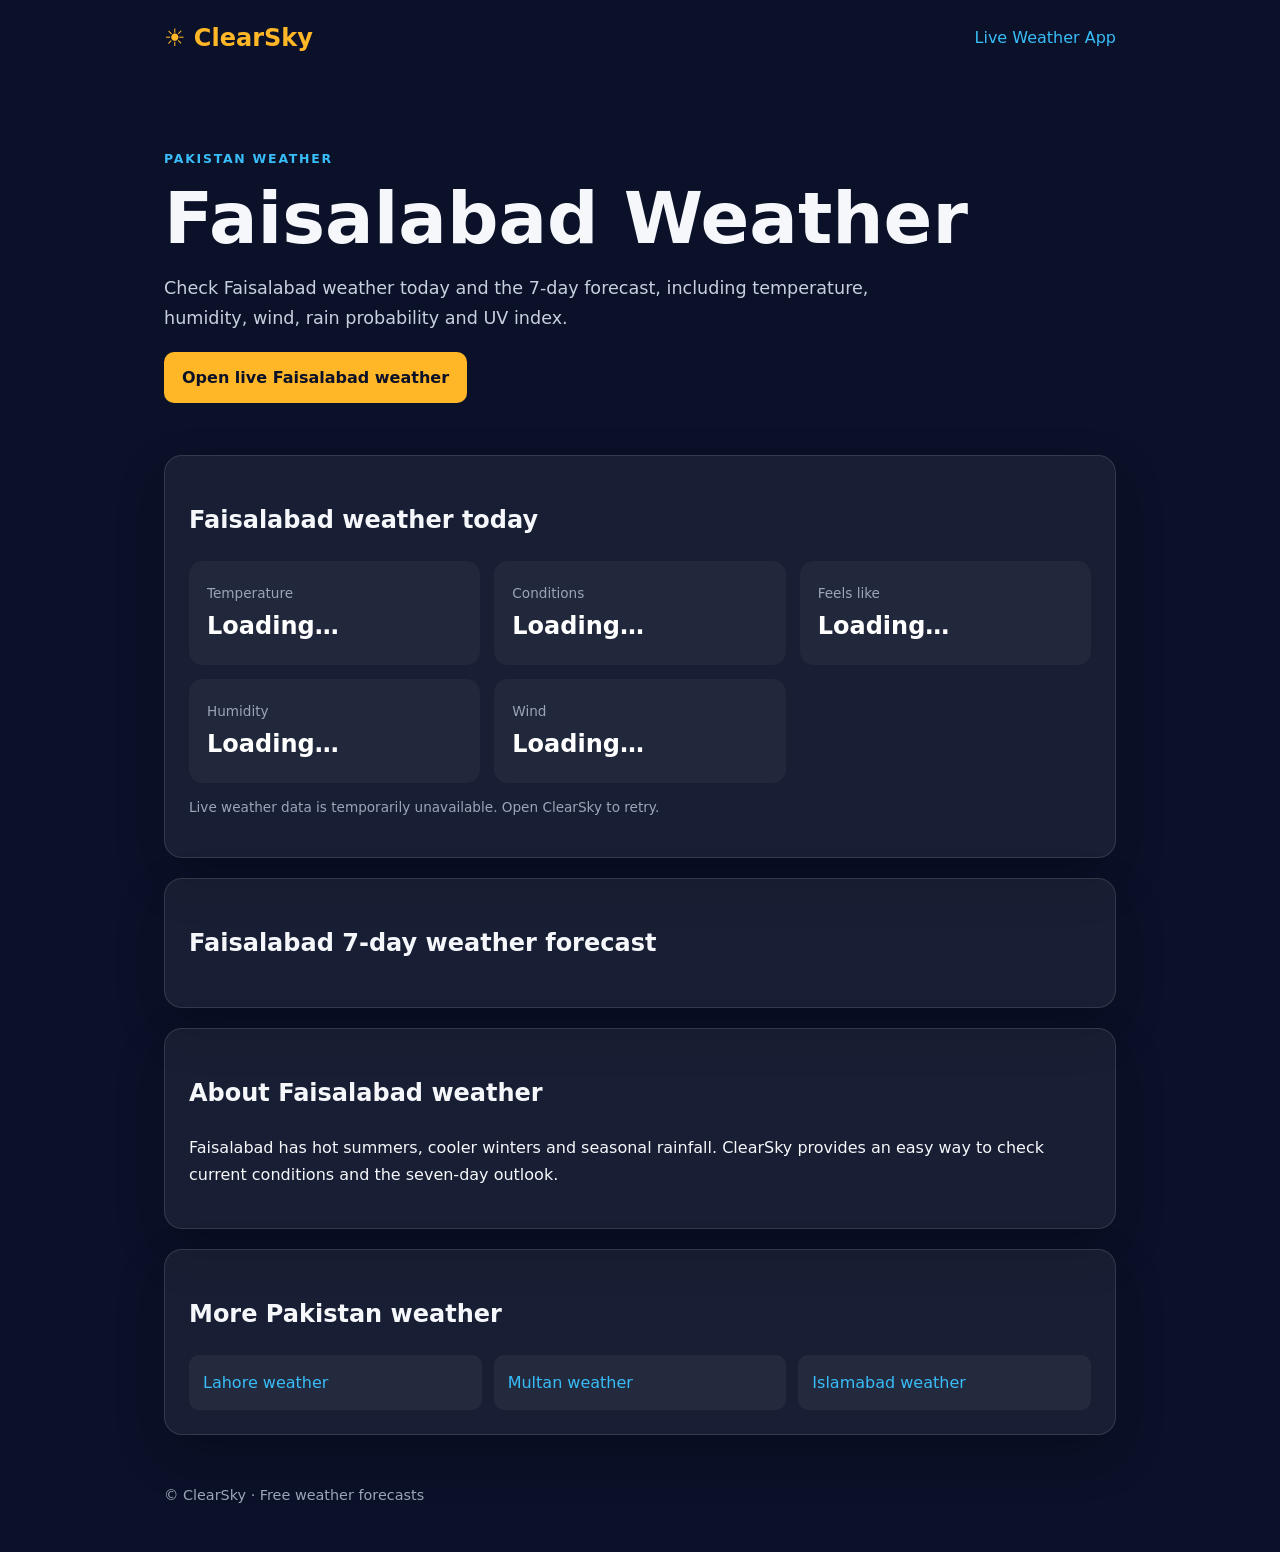
<file: weather/faisalabad/index.html>
<!doctype html><html lang="en"><head><meta charset="utf-8"><meta name="viewport" content="width=device-width,initial-scale=1"><title>Faisalabad Weather Today & 7-Day Forecast | ClearSky</title><meta name="description" content="Check Faisalabad weather today and the 7-day forecast with temperature, humidity, wind, rain chance and UV index. Live weather data from ClearSky."><link rel="canonical" href="https://clearsky-weather-sepia.vercel.app/weather/faisalabad/"><link rel="stylesheet" href="../../css/seo-city.css"></head><body data-city="Faisalabad" data-lat="31.4504" data-lon="73.1350"><div class="seo-wrap"><nav class="seo-nav"><a class="brand" href="/">☀ ClearSky</a><a class="nav-link" href="/">Live Weather App</a></nav><main><section class="hero"><div class="eyebrow">Pakistan Weather</div><h1>Faisalabad Weather</h1><p>Check Faisalabad weather today and the 7-day forecast, including temperature, humidity, wind, rain probability and UV index.</p><a class="cta" href="/?city=Faisalabad">Open live Faisalabad weather</a></section><section class="card"><h2>Faisalabad weather today</h2><div class="weather-grid"><div class="metric"><span class="label">Temperature</span><strong id="temperature">Loading…</strong></div><div class="metric"><span class="label">Conditions</span><strong id="condition">Loading…</strong></div><div class="metric"><span class="label">Feels like</span><strong id="feels">Loading…</strong></div><div class="metric"><span class="label">Humidity</span><strong id="humidity">Loading…</strong></div><div class="metric"><span class="label">Wind</span><strong id="wind">Loading…</strong></div></div><p id="updated" class="updated">Loading live weather data…</p></section><section class="card"><h2>Faisalabad 7-day weather forecast</h2><div id="forecast" class="weather-grid"></div></section><section class="card"><h2>About Faisalabad weather</h2><p>Faisalabad has hot summers, cooler winters and seasonal rainfall. ClearSky provides an easy way to check current conditions and the seven-day outlook.</p></section><section class="card"><h2>More Pakistan weather</h2><div class="city-grid"><a class="city-link" href="/weather/lahore/">Lahore weather</a><a class="city-link" href="/weather/multan/">Multan weather</a><a class="city-link" href="/weather/islamabad/">Islamabad weather</a></div></section></main><footer class="seo-footer">© ClearSky · Free weather forecasts</footer></div><script src="../../js/seo-city.js" defer></script></body></html>
</file>
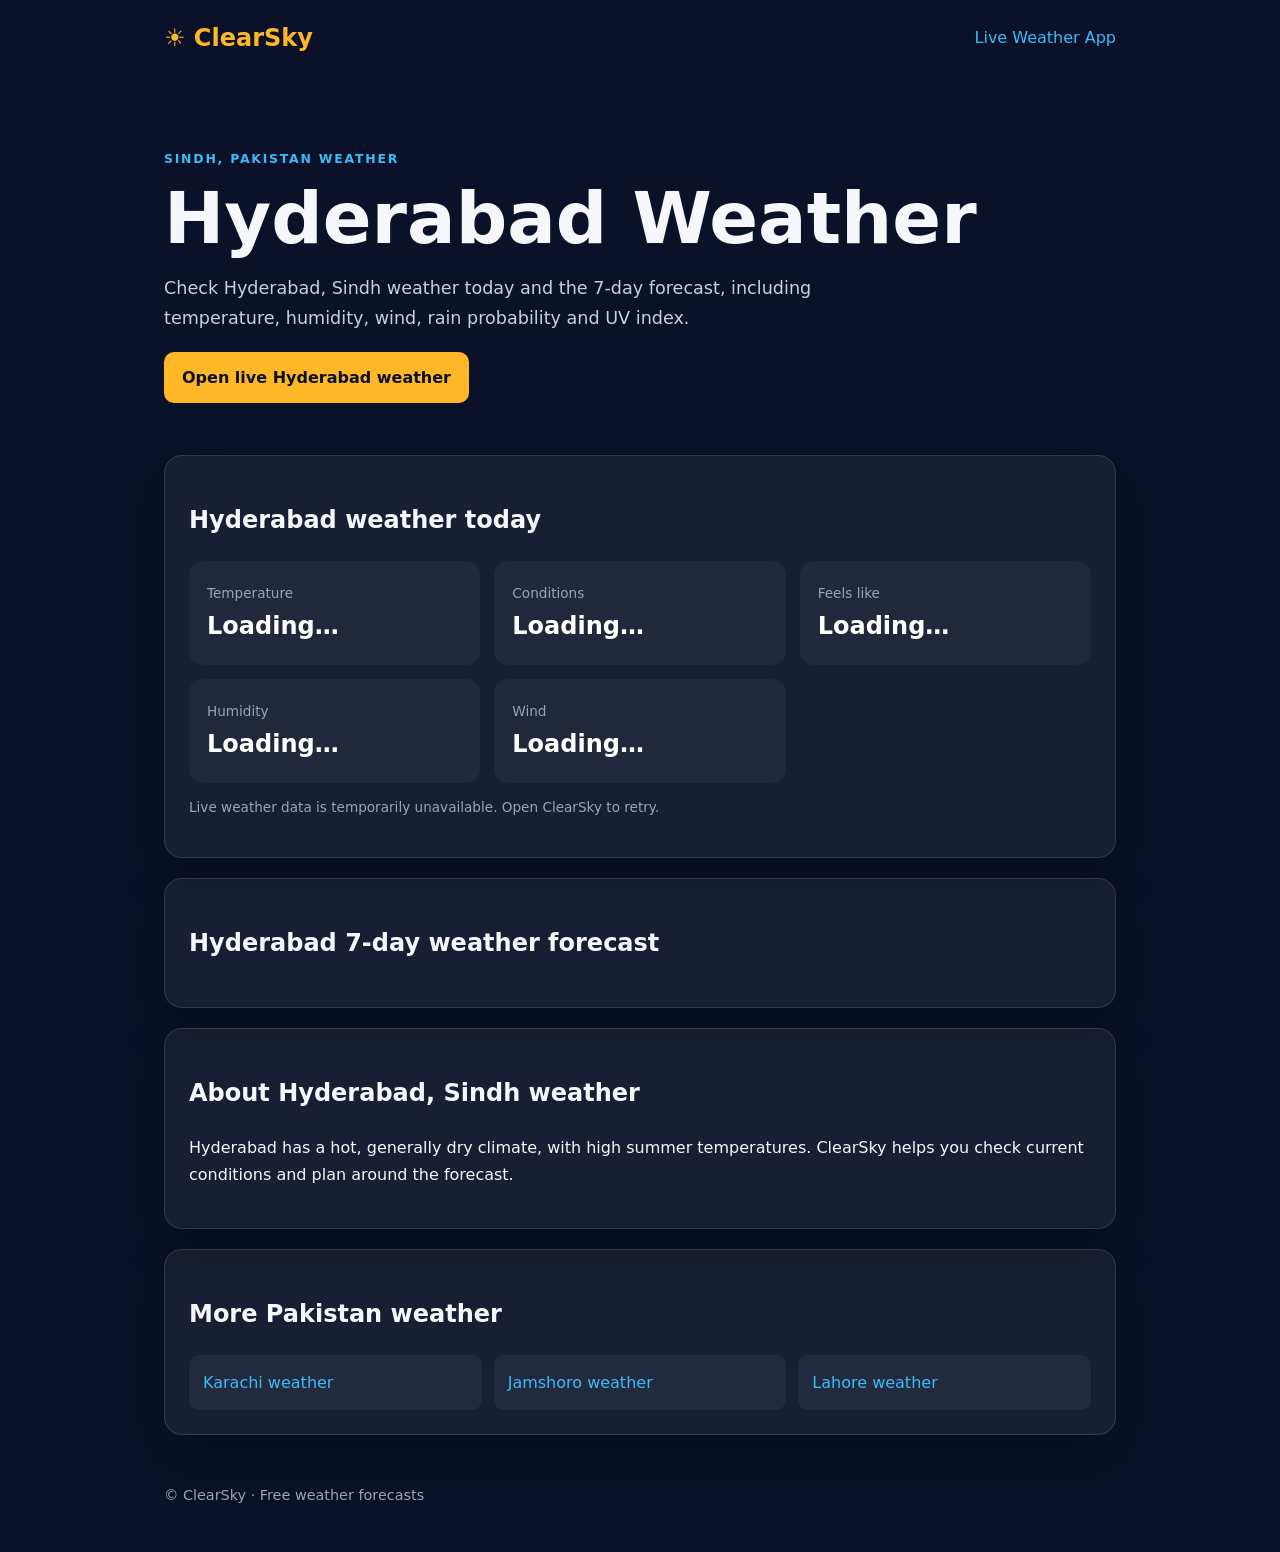
<file: weather/hyderabad/index.html>
<!doctype html><html lang="en"><head><meta charset="utf-8"><meta name="viewport" content="width=device-width,initial-scale=1"><title>Hyderabad Pakistan Weather Today & 7-Day Forecast | ClearSky</title><meta name="description" content="Check Hyderabad, Sindh weather today and the 7-day forecast with temperature, humidity, wind, rain chance and UV index. Live weather data from ClearSky."><link rel="canonical" href="https://clearsky-weather-sepia.vercel.app/weather/hyderabad/"><link rel="stylesheet" href="../../css/seo-city.css"></head><body data-city="Hyderabad" data-lat="25.3960" data-lon="68.3578"><div class="seo-wrap"><nav class="seo-nav"><a class="brand" href="/">☀ ClearSky</a><a class="nav-link" href="/">Live Weather App</a></nav><main><section class="hero"><div class="eyebrow">Sindh, Pakistan Weather</div><h1>Hyderabad Weather</h1><p>Check Hyderabad, Sindh weather today and the 7-day forecast, including temperature, humidity, wind, rain probability and UV index.</p><a class="cta" href="/?city=Hyderabad">Open live Hyderabad weather</a></section><section class="card"><h2>Hyderabad weather today</h2><div class="weather-grid"><div class="metric"><span class="label">Temperature</span><strong id="temperature">Loading…</strong></div><div class="metric"><span class="label">Conditions</span><strong id="condition">Loading…</strong></div><div class="metric"><span class="label">Feels like</span><strong id="feels">Loading…</strong></div><div class="metric"><span class="label">Humidity</span><strong id="humidity">Loading…</strong></div><div class="metric"><span class="label">Wind</span><strong id="wind">Loading…</strong></div></div><p id="updated" class="updated">Loading live weather data…</p></section><section class="card"><h2>Hyderabad 7-day weather forecast</h2><div id="forecast" class="weather-grid"></div></section><section class="card"><h2>About Hyderabad, Sindh weather</h2><p>Hyderabad has a hot, generally dry climate, with high summer temperatures. ClearSky helps you check current conditions and plan around the forecast.</p></section><section class="card"><h2>More Pakistan weather</h2><div class="city-grid"><a class="city-link" href="/weather/karachi/">Karachi weather</a><a class="city-link" href="/weather/jamshoro/">Jamshoro weather</a><a class="city-link" href="/weather/lahore/">Lahore weather</a></div></section></main><footer class="seo-footer">© ClearSky · Free weather forecasts</footer></div><script src="../../js/seo-city.js" defer></script></body></html>
</file>
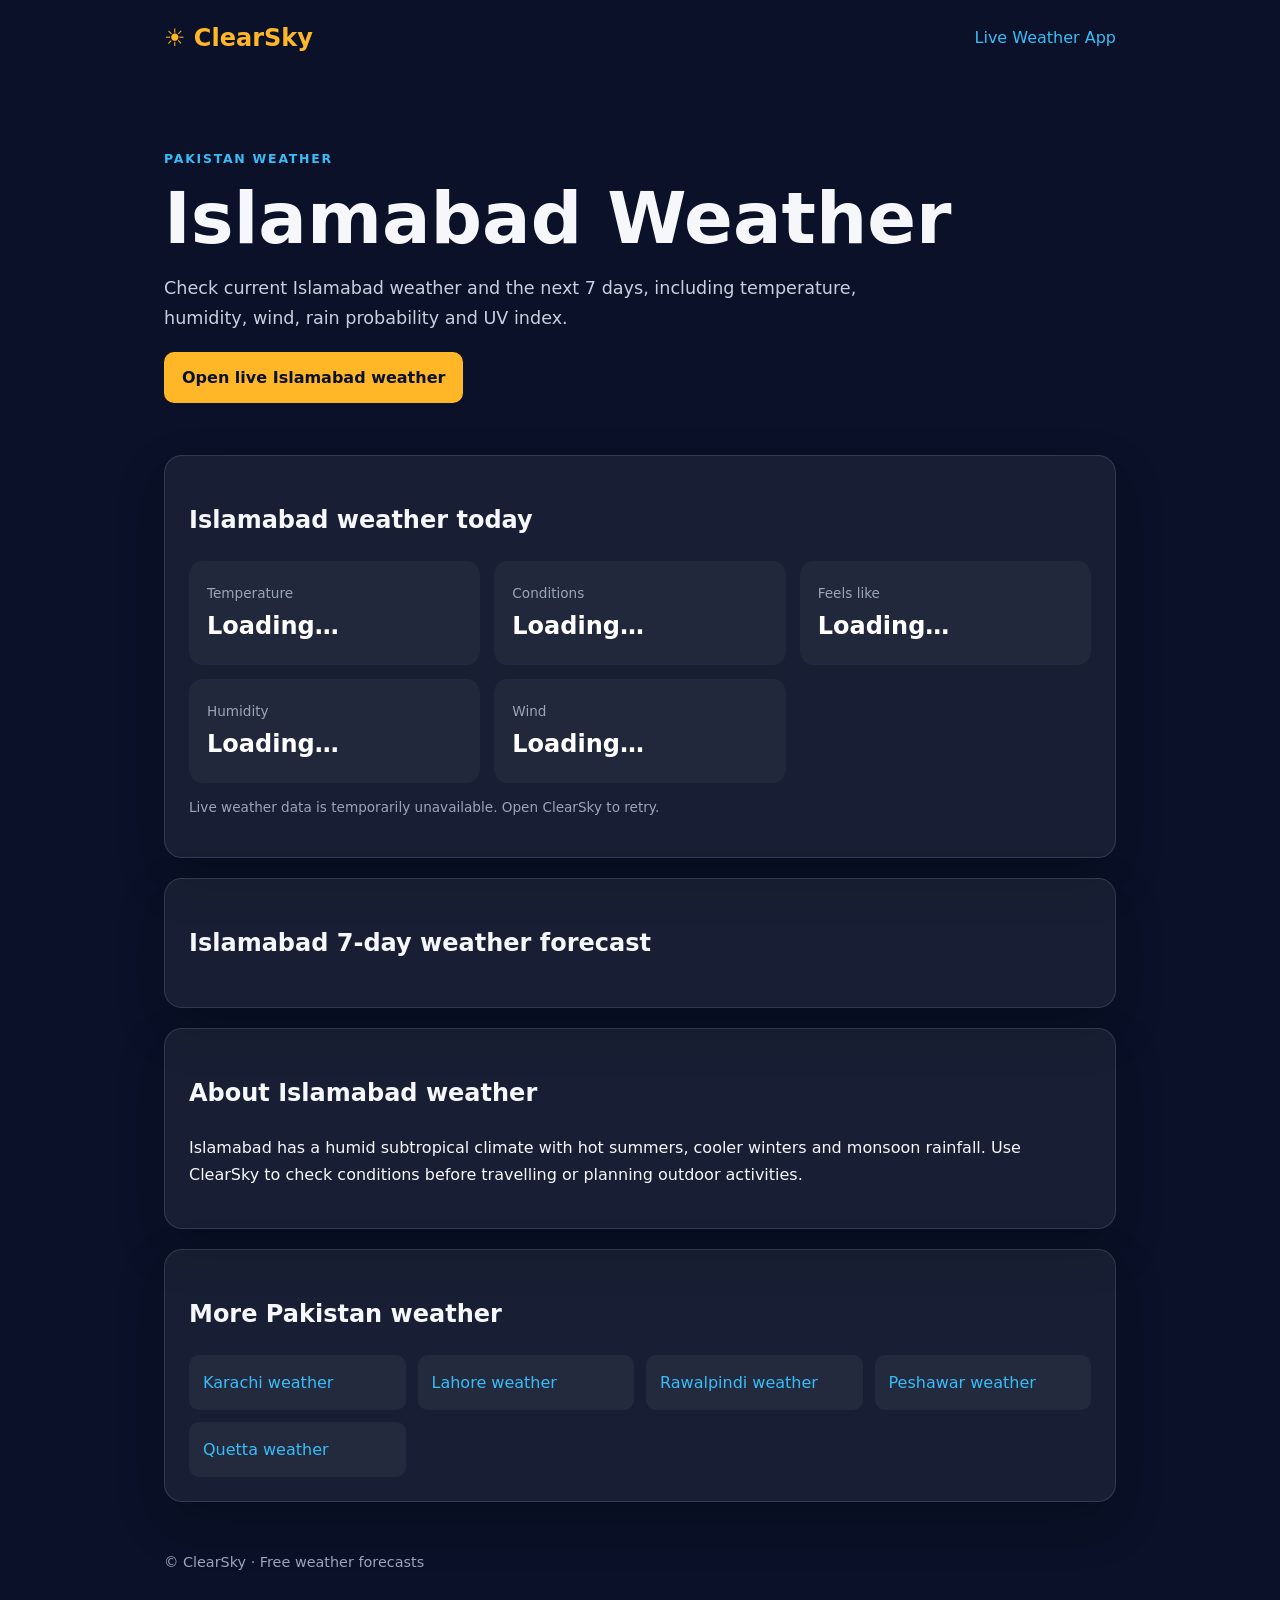
<file: weather/islamabad/index.html>
<!doctype html><html lang="en"><head><meta charset="utf-8"><meta name="viewport" content="width=device-width,initial-scale=1"><title>Islamabad Weather Today & 7-Day Forecast | ClearSky</title><meta name="description" content="Check Islamabad weather today and the 7-day forecast with temperature, humidity, wind, rain chance and UV index. Live weather data from ClearSky."><link rel="canonical" href="https://clearsky-weather-sepia.vercel.app/weather/islamabad/"><link rel="stylesheet" href="../../css/seo-city.css"><script type="application/ld+json">{"@context":"https://schema.org","@type":"WebPage","name":"Islamabad Weather Today & 7-Day Forecast","url":"https://clearsky-weather-sepia.vercel.app/weather/islamabad/","about":{"@type":"Place","name":"Islamabad, Pakistan"}}</script></head><body data-city="Islamabad" data-lat="33.6844" data-lon="73.0479"><div class="seo-wrap"><nav class="seo-nav"><a class="brand" href="/">☀ ClearSky</a><a class="nav-link" href="/">Live Weather App</a></nav><main><section class="hero"><div class="eyebrow">Pakistan Weather</div><h1>Islamabad Weather</h1><p>Check current Islamabad weather and the next 7 days, including temperature, humidity, wind, rain probability and UV index.</p><a class="cta" href="/?city=Islamabad">Open live Islamabad weather</a></section><section class="card"><h2>Islamabad weather today</h2><div class="weather-grid"><div class="metric"><span class="label">Temperature</span><strong id="temperature">Loading…</strong></div><div class="metric"><span class="label">Conditions</span><strong id="condition">Loading…</strong></div><div class="metric"><span class="label">Feels like</span><strong id="feels">Loading…</strong></div><div class="metric"><span class="label">Humidity</span><strong id="humidity">Loading…</strong></div><div class="metric"><span class="label">Wind</span><strong id="wind">Loading…</strong></div></div><p id="updated" class="updated">Loading live weather data…</p></section><section class="card"><h2>Islamabad 7-day weather forecast</h2><div id="forecast" class="weather-grid"></div></section><section class="card"><h2>About Islamabad weather</h2><p>Islamabad has a humid subtropical climate with hot summers, cooler winters and monsoon rainfall. Use ClearSky to check conditions before travelling or planning outdoor activities.</p></section><section class="card"><h2>More Pakistan weather</h2><div class="city-grid"><a class="city-link" href="/weather/karachi/">Karachi weather</a><a class="city-link" href="/weather/lahore/">Lahore weather</a><a class="city-link" href="/weather/rawalpindi/">Rawalpindi weather</a><a class="city-link" href="/weather/peshawar/">Peshawar weather</a><a class="city-link" href="/weather/quetta/">Quetta weather</a></div></section></main><footer class="seo-footer">© ClearSky · Free weather forecasts</footer></div><script src="../../js/seo-city.js" defer></script></body></html>
</file>
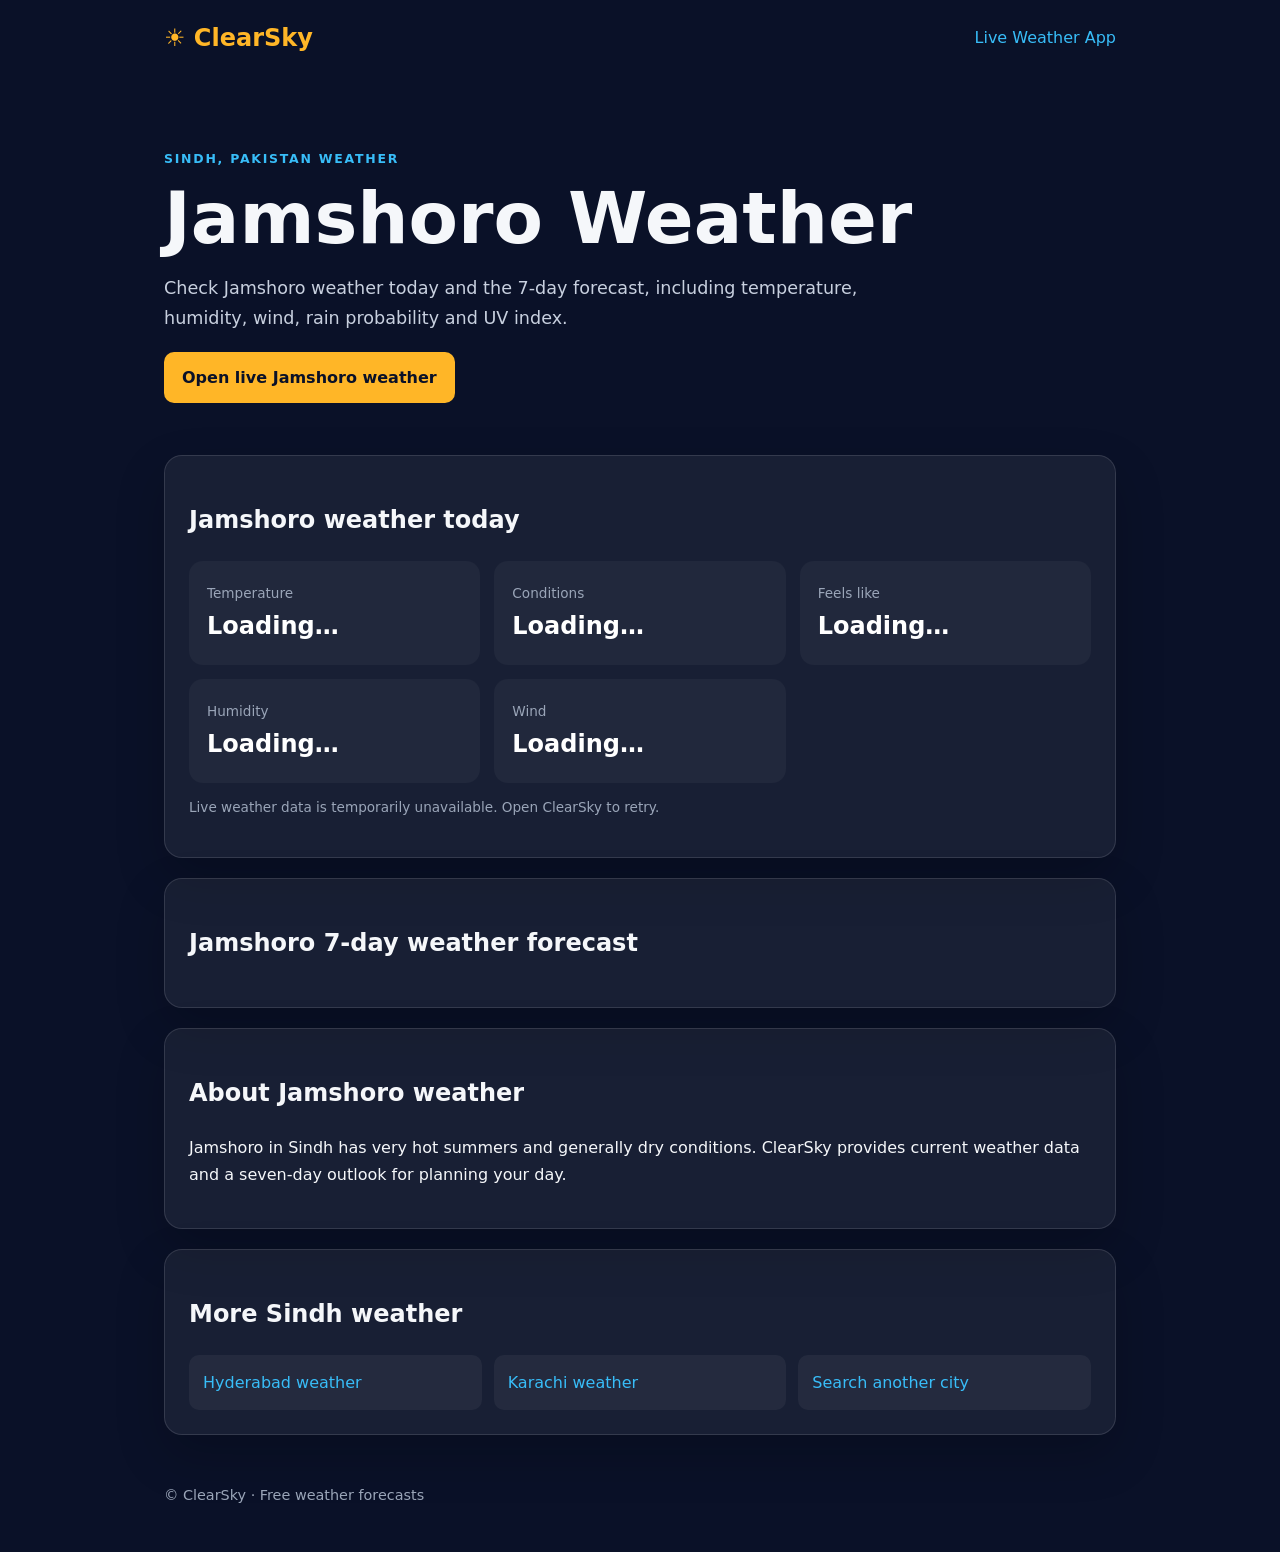
<file: weather/jamshoro/index.html>
<!doctype html><html lang="en"><head><meta charset="utf-8"><meta name="viewport" content="width=device-width,initial-scale=1"><title>Jamshoro Weather Today & 7-Day Forecast | ClearSky</title><meta name="description" content="Check Jamshoro, Sindh weather today and the 7-day forecast with temperature, humidity, wind, rain chance and UV index. Live weather data from ClearSky."><link rel="canonical" href="https://clearsky-weather-sepia.vercel.app/weather/jamshoro/"><link rel="stylesheet" href="../../css/seo-city.css"></head><body data-city="Jamshoro" data-lat="25.4280" data-lon="68.2800"><div class="seo-wrap"><nav class="seo-nav"><a class="brand" href="/">☀ ClearSky</a><a class="nav-link" href="/">Live Weather App</a></nav><main><section class="hero"><div class="eyebrow">Sindh, Pakistan Weather</div><h1>Jamshoro Weather</h1><p>Check Jamshoro weather today and the 7-day forecast, including temperature, humidity, wind, rain probability and UV index.</p><a class="cta" href="/?city=Jamshoro">Open live Jamshoro weather</a></section><section class="card"><h2>Jamshoro weather today</h2><div class="weather-grid"><div class="metric"><span class="label">Temperature</span><strong id="temperature">Loading…</strong></div><div class="metric"><span class="label">Conditions</span><strong id="condition">Loading…</strong></div><div class="metric"><span class="label">Feels like</span><strong id="feels">Loading…</strong></div><div class="metric"><span class="label">Humidity</span><strong id="humidity">Loading…</strong></div><div class="metric"><span class="label">Wind</span><strong id="wind">Loading…</strong></div></div><p id="updated" class="updated">Loading live weather data…</p></section><section class="card"><h2>Jamshoro 7-day weather forecast</h2><div id="forecast" class="weather-grid"></div></section><section class="card"><h2>About Jamshoro weather</h2><p>Jamshoro in Sindh has very hot summers and generally dry conditions. ClearSky provides current weather data and a seven-day outlook for planning your day.</p></section><section class="card"><h2>More Sindh weather</h2><div class="city-grid"><a class="city-link" href="/weather/hyderabad/">Hyderabad weather</a><a class="city-link" href="/weather/karachi/">Karachi weather</a><a class="city-link" href="/">Search another city</a></div></section></main><footer class="seo-footer">© ClearSky · Free weather forecasts</footer></div><script src="../../js/seo-city.js" defer></script></body></html>
</file>
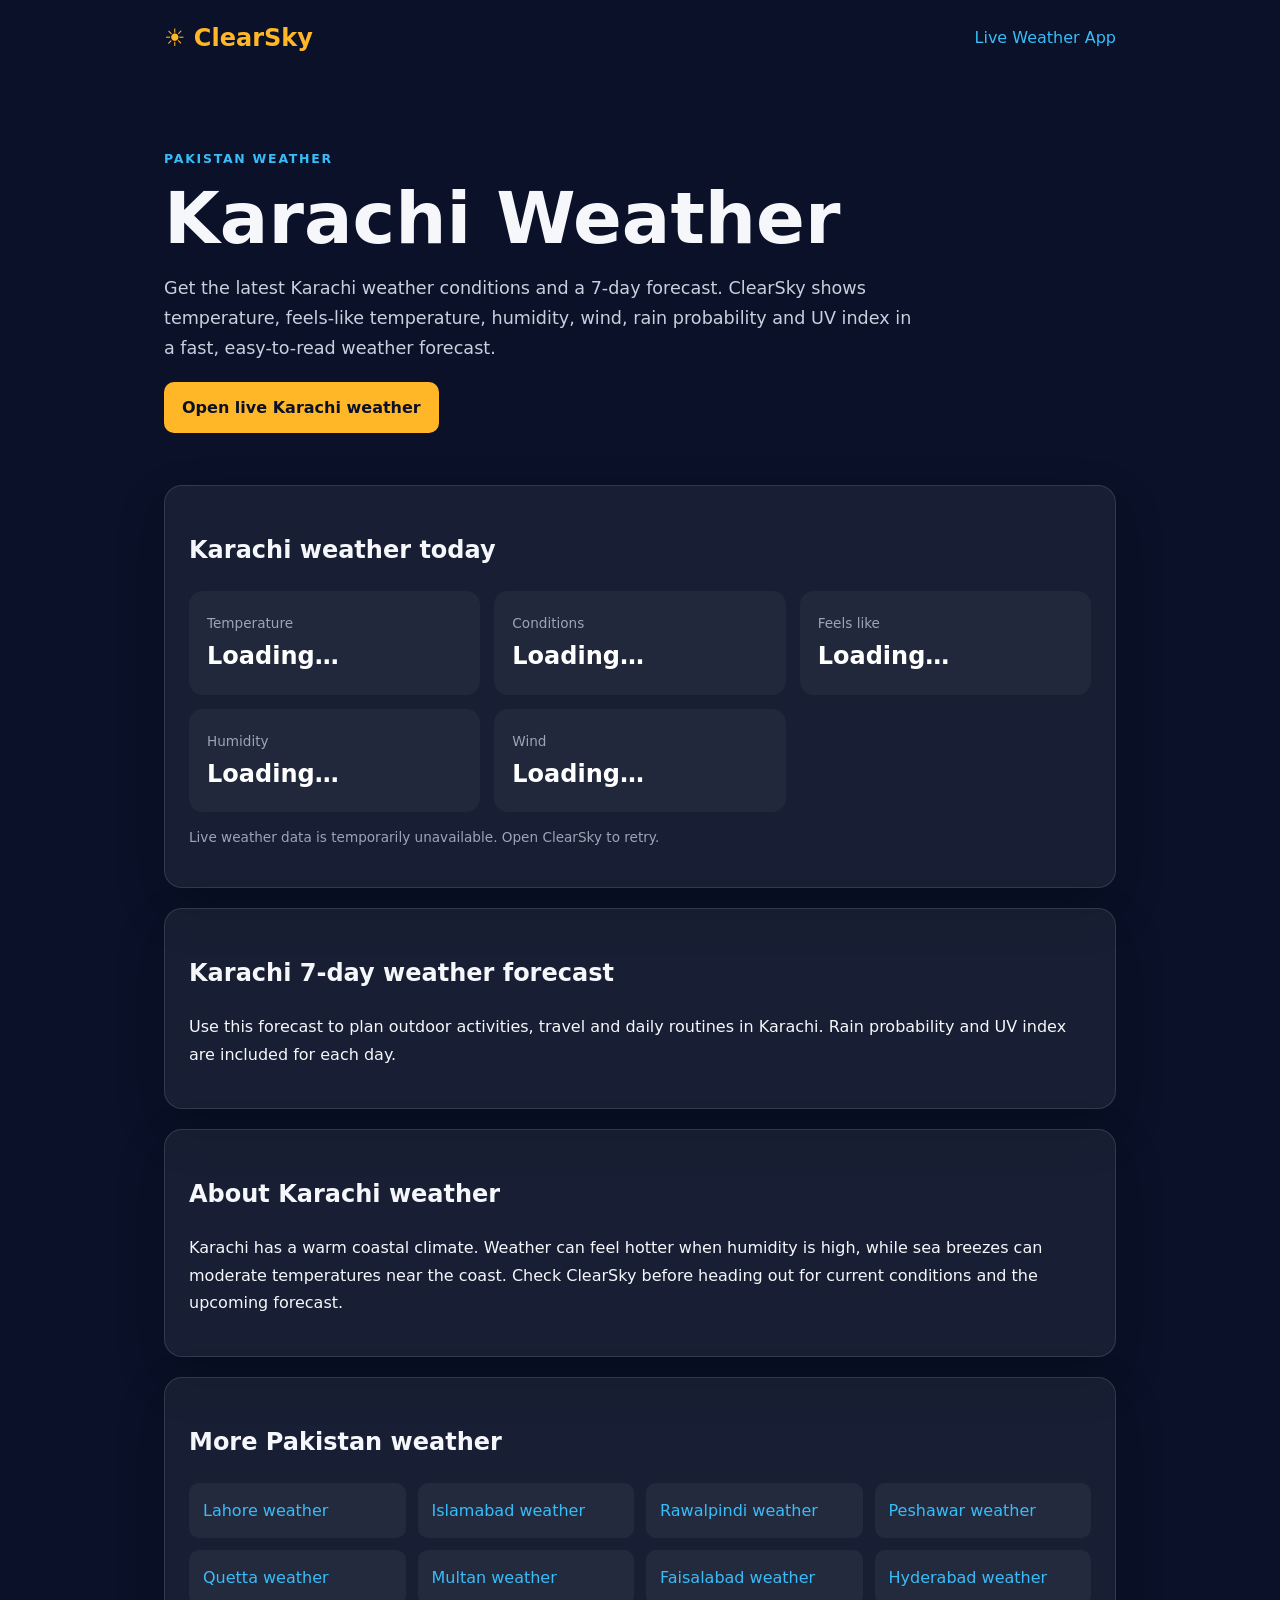
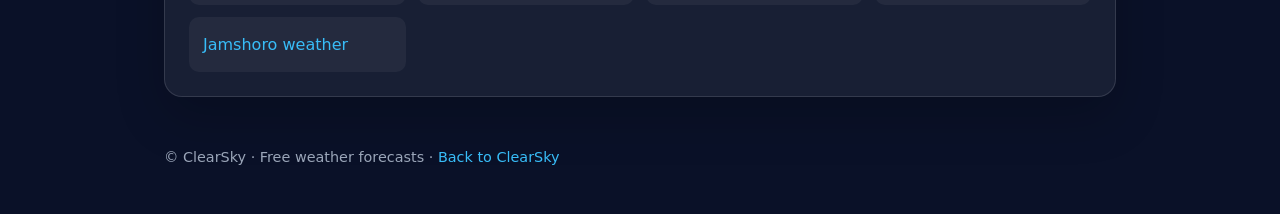
<file: weather/karachi/index.html>
<!doctype html><html lang="en"><head><meta charset="utf-8"><meta name="viewport" content="width=device-width,initial-scale=1"><title>Karachi Weather Today & 7-Day Forecast | ClearSky</title><meta name="description" content="Check Karachi weather today and the 7-day forecast with temperature, humidity, wind, rain chance and UV index. Live weather data from ClearSky."><link rel="canonical" href="https://clearsky-weather-sepia.vercel.app/weather/karachi/"><link rel="stylesheet" href="../../css/seo-city.css"><script type="application/ld+json">{"@context":"https://schema.org","@type":"WebPage","name":"Karachi Weather Today & 7-Day Forecast","url":"https://clearsky-weather-sepia.vercel.app/weather/karachi/","about":{"@type":"Place","name":"Karachi, Pakistan"}}</script></head><body data-city="Karachi" data-lat="24.8607" data-lon="67.0011"><div class="seo-wrap"><nav class="seo-nav"><a class="brand" href="/">☀ ClearSky</a><a class="nav-link" href="/">Live Weather App</a></nav><main><section class="hero"><div class="eyebrow">Pakistan Weather</div><h1>Karachi Weather</h1><p>Get the latest Karachi weather conditions and a 7-day forecast. ClearSky shows temperature, feels-like temperature, humidity, wind, rain probability and UV index in a fast, easy-to-read weather forecast.</p><a class="cta" href="/?city=Karachi">Open live Karachi weather</a></section><section class="card"><h2>Karachi weather today</h2><div class="weather-grid"><div class="metric"><span class="label">Temperature</span><strong id="temperature">Loading…</strong></div><div class="metric"><span class="label">Conditions</span><strong id="condition">Loading…</strong></div><div class="metric"><span class="label">Feels like</span><strong id="feels">Loading…</strong></div><div class="metric"><span class="label">Humidity</span><strong id="humidity">Loading…</strong></div><div class="metric"><span class="label">Wind</span><strong id="wind">Loading…</strong></div></div><p id="updated" class="updated">Loading live weather data…</p></section><section class="card"><h2>Karachi 7-day weather forecast</h2><p>Use this forecast to plan outdoor activities, travel and daily routines in Karachi. Rain probability and UV index are included for each day.</p><div id="forecast" class="weather-grid"></div></section><section class="card"><h2>About Karachi weather</h2><p>Karachi has a warm coastal climate. Weather can feel hotter when humidity is high, while sea breezes can moderate temperatures near the coast. Check ClearSky before heading out for current conditions and the upcoming forecast.</p></section><section class="card"><h2>More Pakistan weather</h2><div class="city-grid"><a class="city-link" href="/weather/lahore/">Lahore weather</a><a class="city-link" href="/weather/islamabad/">Islamabad weather</a><a class="city-link" href="/weather/rawalpindi/">Rawalpindi weather</a><a class="city-link" href="/weather/peshawar/">Peshawar weather</a><a class="city-link" href="/weather/quetta/">Quetta weather</a><a class="city-link" href="/weather/multan/">Multan weather</a><a class="city-link" href="/weather/faisalabad/">Faisalabad weather</a><a class="city-link" href="/weather/hyderabad/">Hyderabad weather</a><a class="city-link" href="/weather/jamshoro/">Jamshoro weather</a></div></section></main><footer class="seo-footer">© ClearSky · Free weather forecasts · <a class="nav-link" href="/">Back to ClearSky</a></footer></div><script src="../../js/seo-city.js" defer></script></body></html>
</file>
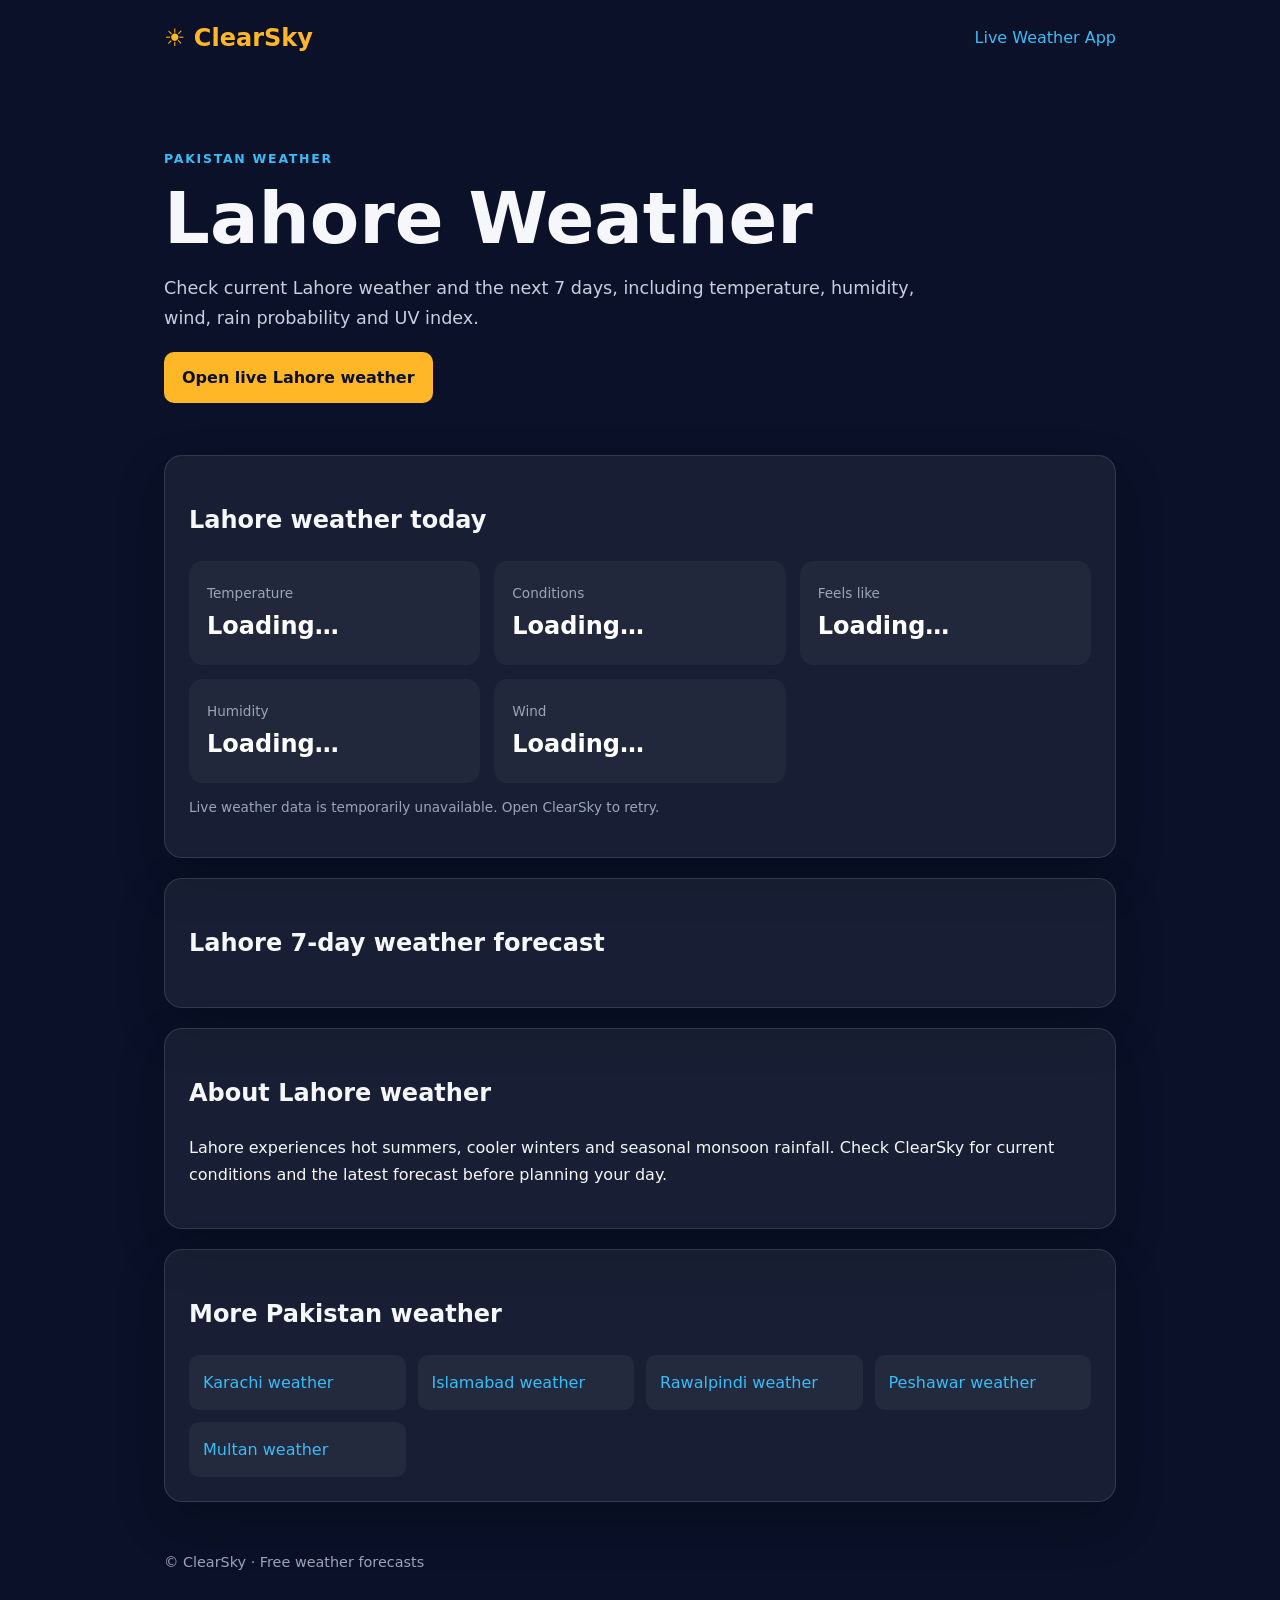
<file: weather/lahore/index.html>
<!doctype html><html lang="en"><head><meta charset="utf-8"><meta name="viewport" content="width=device-width,initial-scale=1"><title>Lahore Weather Today & 7-Day Forecast | ClearSky</title><meta name="description" content="Check Lahore weather today and the 7-day forecast with temperature, humidity, wind, rain chance and UV index. Live weather data from ClearSky."><link rel="canonical" href="https://clearsky-weather-sepia.vercel.app/weather/lahore/"><link rel="stylesheet" href="../../css/seo-city.css"><script type="application/ld+json">{"@context":"https://schema.org","@type":"WebPage","name":"Lahore Weather Today & 7-Day Forecast","url":"https://clearsky-weather-sepia.vercel.app/weather/lahore/","about":{"@type":"Place","name":"Lahore, Pakistan"}}</script></head><body data-city="Lahore" data-lat="31.5204" data-lon="74.3587"><div class="seo-wrap"><nav class="seo-nav"><a class="brand" href="/">☀ ClearSky</a><a class="nav-link" href="/">Live Weather App</a></nav><main><section class="hero"><div class="eyebrow">Pakistan Weather</div><h1>Lahore Weather</h1><p>Check current Lahore weather and the next 7 days, including temperature, humidity, wind, rain probability and UV index.</p><a class="cta" href="/?city=Lahore">Open live Lahore weather</a></section><section class="card"><h2>Lahore weather today</h2><div class="weather-grid"><div class="metric"><span class="label">Temperature</span><strong id="temperature">Loading…</strong></div><div class="metric"><span class="label">Conditions</span><strong id="condition">Loading…</strong></div><div class="metric"><span class="label">Feels like</span><strong id="feels">Loading…</strong></div><div class="metric"><span class="label">Humidity</span><strong id="humidity">Loading…</strong></div><div class="metric"><span class="label">Wind</span><strong id="wind">Loading…</strong></div></div><p id="updated" class="updated">Loading live weather data…</p></section><section class="card"><h2>Lahore 7-day weather forecast</h2><div id="forecast" class="weather-grid"></div></section><section class="card"><h2>About Lahore weather</h2><p>Lahore experiences hot summers, cooler winters and seasonal monsoon rainfall. Check ClearSky for current conditions and the latest forecast before planning your day.</p></section><section class="card"><h2>More Pakistan weather</h2><div class="city-grid"><a class="city-link" href="/weather/karachi/">Karachi weather</a><a class="city-link" href="/weather/islamabad/">Islamabad weather</a><a class="city-link" href="/weather/rawalpindi/">Rawalpindi weather</a><a class="city-link" href="/weather/peshawar/">Peshawar weather</a><a class="city-link" href="/weather/multan/">Multan weather</a></div></section></main><footer class="seo-footer">© ClearSky · Free weather forecasts</footer></div><script src="../../js/seo-city.js" defer></script></body></html>
</file>
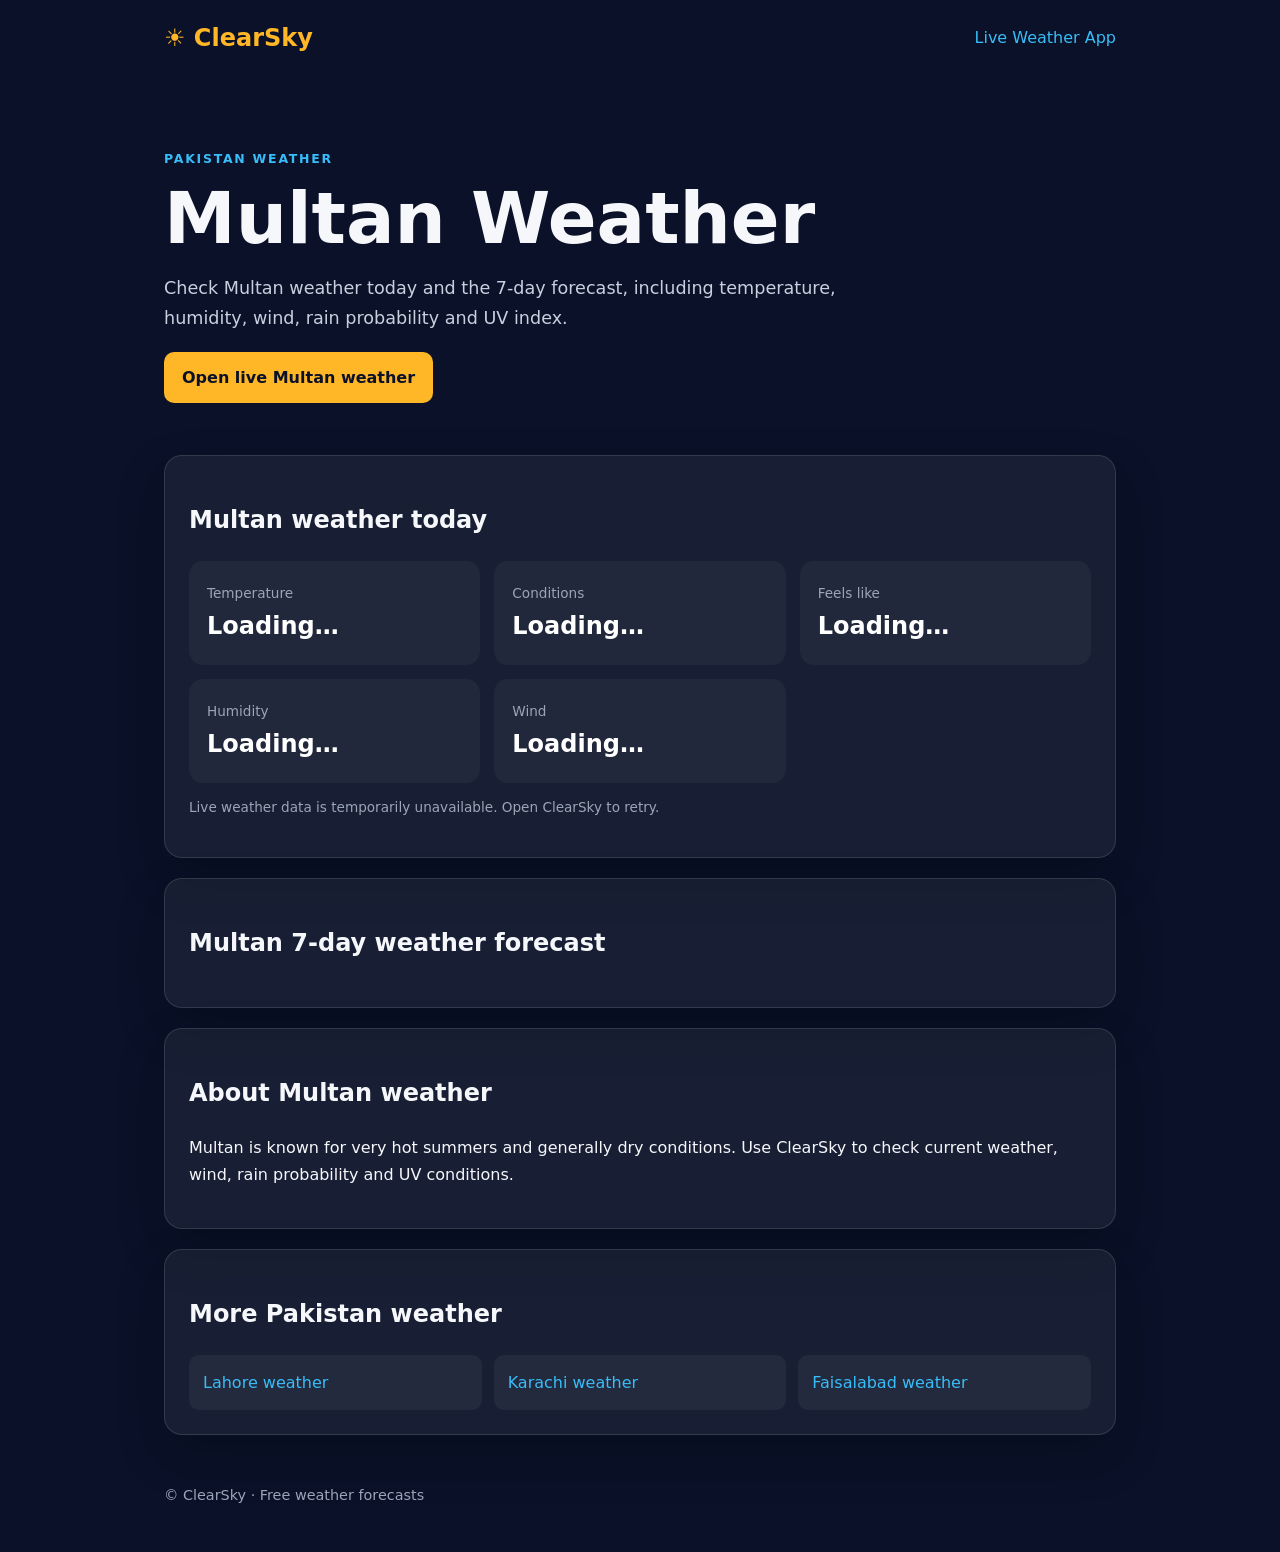
<file: weather/multan/index.html>
<!doctype html><html lang="en"><head><meta charset="utf-8"><meta name="viewport" content="width=device-width,initial-scale=1"><title>Multan Weather Today & 7-Day Forecast | ClearSky</title><meta name="description" content="Check Multan weather today and the 7-day forecast with temperature, humidity, wind, rain chance and UV index. Live weather data from ClearSky."><link rel="canonical" href="https://clearsky-weather-sepia.vercel.app/weather/multan/"><link rel="stylesheet" href="../../css/seo-city.css"></head><body data-city="Multan" data-lat="30.1575" data-lon="71.5249"><div class="seo-wrap"><nav class="seo-nav"><a class="brand" href="/">☀ ClearSky</a><a class="nav-link" href="/">Live Weather App</a></nav><main><section class="hero"><div class="eyebrow">Pakistan Weather</div><h1>Multan Weather</h1><p>Check Multan weather today and the 7-day forecast, including temperature, humidity, wind, rain probability and UV index.</p><a class="cta" href="/?city=Multan">Open live Multan weather</a></section><section class="card"><h2>Multan weather today</h2><div class="weather-grid"><div class="metric"><span class="label">Temperature</span><strong id="temperature">Loading…</strong></div><div class="metric"><span class="label">Conditions</span><strong id="condition">Loading…</strong></div><div class="metric"><span class="label">Feels like</span><strong id="feels">Loading…</strong></div><div class="metric"><span class="label">Humidity</span><strong id="humidity">Loading…</strong></div><div class="metric"><span class="label">Wind</span><strong id="wind">Loading…</strong></div></div><p id="updated" class="updated">Loading live weather data…</p></section><section class="card"><h2>Multan 7-day weather forecast</h2><div id="forecast" class="weather-grid"></div></section><section class="card"><h2>About Multan weather</h2><p>Multan is known for very hot summers and generally dry conditions. Use ClearSky to check current weather, wind, rain probability and UV conditions.</p></section><section class="card"><h2>More Pakistan weather</h2><div class="city-grid"><a class="city-link" href="/weather/lahore/">Lahore weather</a><a class="city-link" href="/weather/karachi/">Karachi weather</a><a class="city-link" href="/weather/faisalabad/">Faisalabad weather</a></div></section></main><footer class="seo-footer">© ClearSky · Free weather forecasts</footer></div><script src="../../js/seo-city.js" defer></script></body></html>
</file>
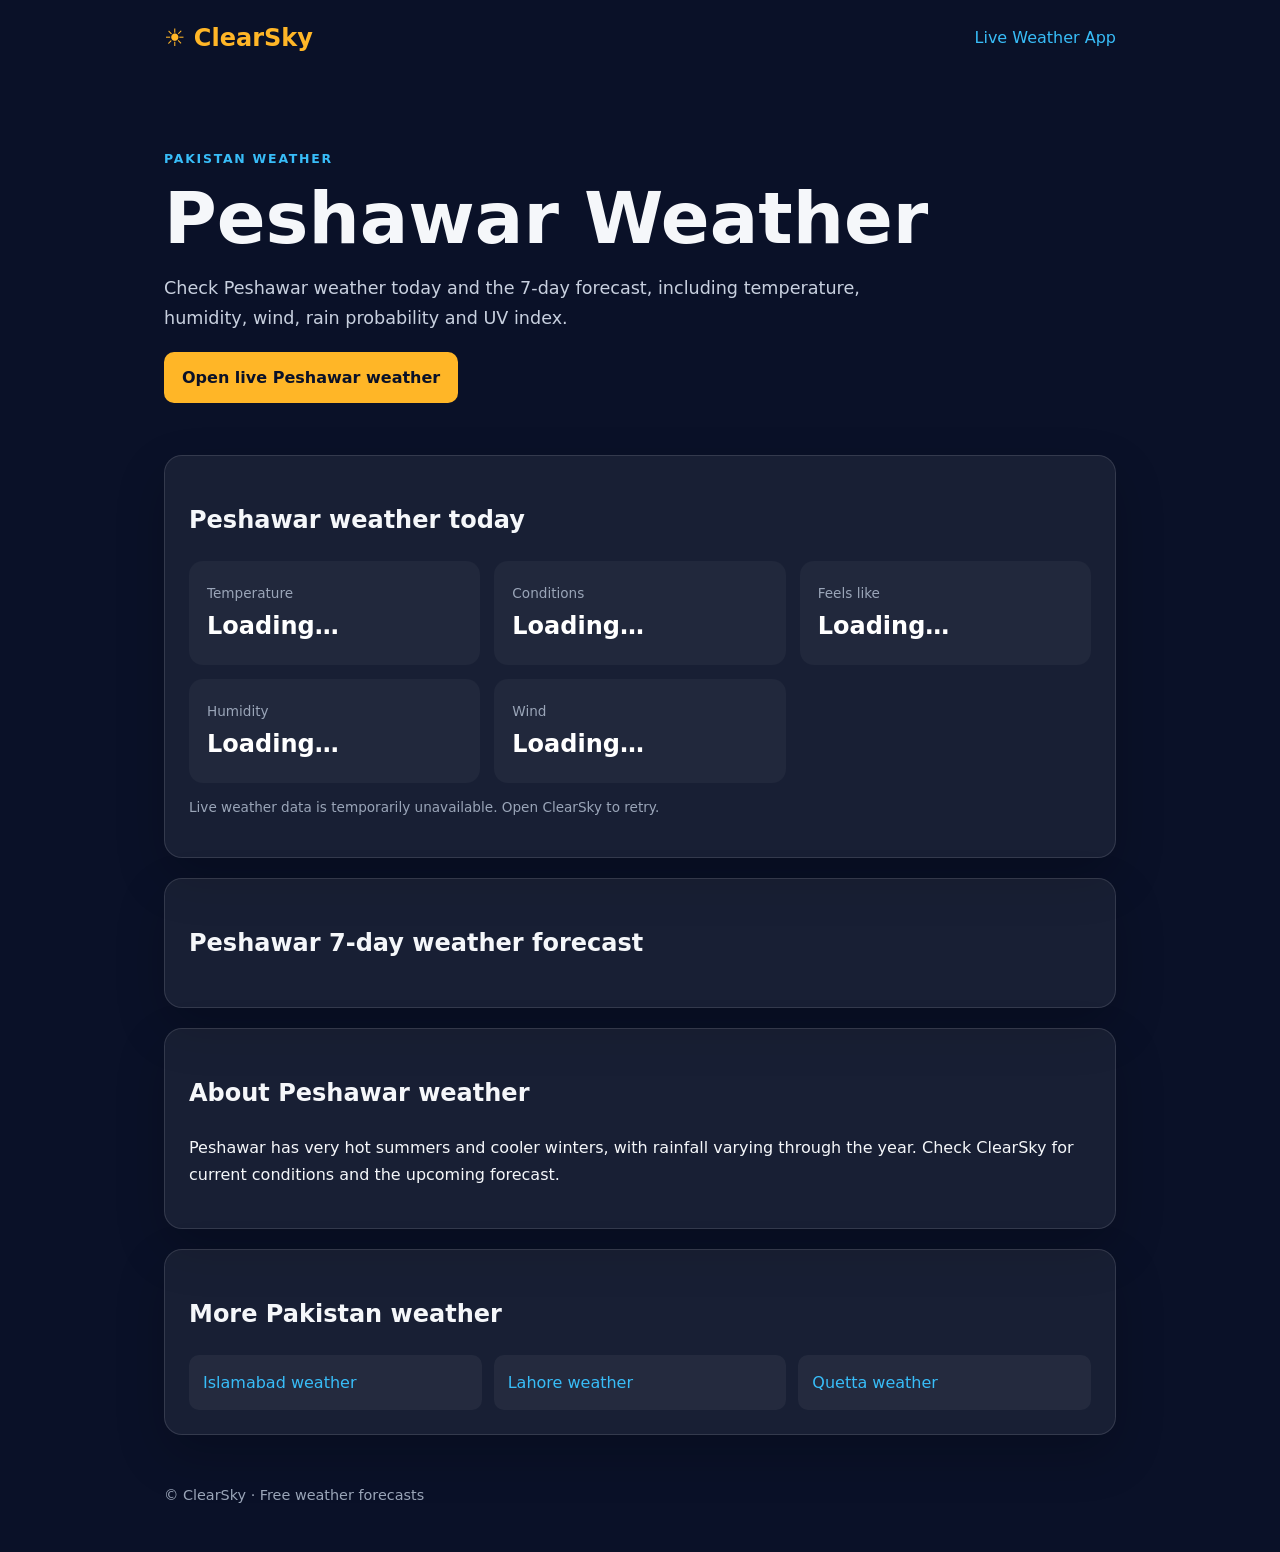
<file: weather/peshawar/index.html>
<!doctype html><html lang="en"><head><meta charset="utf-8"><meta name="viewport" content="width=device-width,initial-scale=1"><title>Peshawar Weather Today & 7-Day Forecast | ClearSky</title><meta name="description" content="Check Peshawar weather today and the 7-day forecast with temperature, humidity, wind, rain chance and UV index. Live weather data from ClearSky."><link rel="canonical" href="https://clearsky-weather-sepia.vercel.app/weather/peshawar/"><link rel="stylesheet" href="../../css/seo-city.css"></head><body data-city="Peshawar" data-lat="34.0151" data-lon="71.5249"><div class="seo-wrap"><nav class="seo-nav"><a class="brand" href="/">☀ ClearSky</a><a class="nav-link" href="/">Live Weather App</a></nav><main><section class="hero"><div class="eyebrow">Pakistan Weather</div><h1>Peshawar Weather</h1><p>Check Peshawar weather today and the 7-day forecast, including temperature, humidity, wind, rain probability and UV index.</p><a class="cta" href="/?city=Peshawar">Open live Peshawar weather</a></section><section class="card"><h2>Peshawar weather today</h2><div class="weather-grid"><div class="metric"><span class="label">Temperature</span><strong id="temperature">Loading…</strong></div><div class="metric"><span class="label">Conditions</span><strong id="condition">Loading…</strong></div><div class="metric"><span class="label">Feels like</span><strong id="feels">Loading…</strong></div><div class="metric"><span class="label">Humidity</span><strong id="humidity">Loading…</strong></div><div class="metric"><span class="label">Wind</span><strong id="wind">Loading…</strong></div></div><p id="updated" class="updated">Loading live weather data…</p></section><section class="card"><h2>Peshawar 7-day weather forecast</h2><div id="forecast" class="weather-grid"></div></section><section class="card"><h2>About Peshawar weather</h2><p>Peshawar has very hot summers and cooler winters, with rainfall varying through the year. Check ClearSky for current conditions and the upcoming forecast.</p></section><section class="card"><h2>More Pakistan weather</h2><div class="city-grid"><a class="city-link" href="/weather/islamabad/">Islamabad weather</a><a class="city-link" href="/weather/lahore/">Lahore weather</a><a class="city-link" href="/weather/quetta/">Quetta weather</a></div></section></main><footer class="seo-footer">© ClearSky · Free weather forecasts</footer></div><script src="../../js/seo-city.js" defer></script></body></html>
</file>
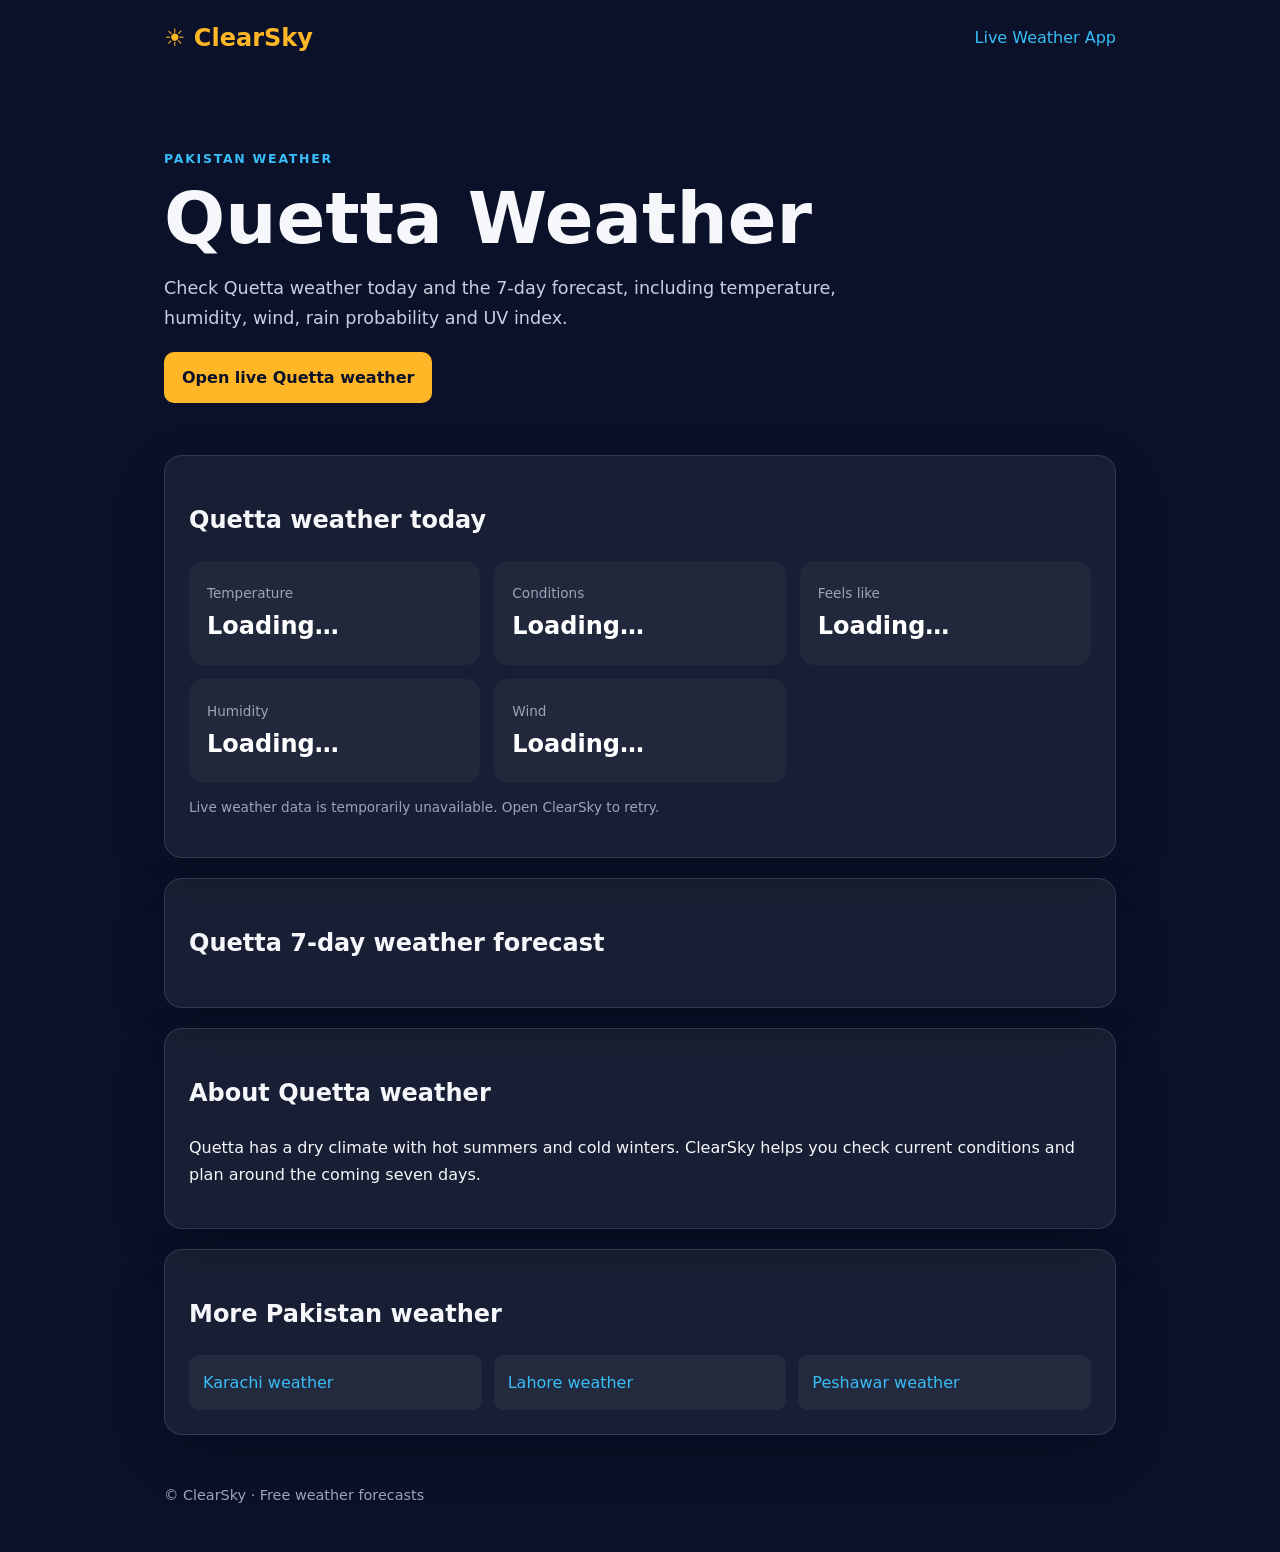
<file: weather/quetta/index.html>
<!doctype html><html lang="en"><head><meta charset="utf-8"><meta name="viewport" content="width=device-width,initial-scale=1"><title>Quetta Weather Today & 7-Day Forecast | ClearSky</title><meta name="description" content="Check Quetta weather today and the 7-day forecast with temperature, humidity, wind, rain chance and UV index. Live weather data from ClearSky."><link rel="canonical" href="https://clearsky-weather-sepia.vercel.app/weather/quetta/"><link rel="stylesheet" href="../../css/seo-city.css"></head><body data-city="Quetta" data-lat="30.1798" data-lon="66.9750"><div class="seo-wrap"><nav class="seo-nav"><a class="brand" href="/">☀ ClearSky</a><a class="nav-link" href="/">Live Weather App</a></nav><main><section class="hero"><div class="eyebrow">Pakistan Weather</div><h1>Quetta Weather</h1><p>Check Quetta weather today and the 7-day forecast, including temperature, humidity, wind, rain probability and UV index.</p><a class="cta" href="/?city=Quetta">Open live Quetta weather</a></section><section class="card"><h2>Quetta weather today</h2><div class="weather-grid"><div class="metric"><span class="label">Temperature</span><strong id="temperature">Loading…</strong></div><div class="metric"><span class="label">Conditions</span><strong id="condition">Loading…</strong></div><div class="metric"><span class="label">Feels like</span><strong id="feels">Loading…</strong></div><div class="metric"><span class="label">Humidity</span><strong id="humidity">Loading…</strong></div><div class="metric"><span class="label">Wind</span><strong id="wind">Loading…</strong></div></div><p id="updated" class="updated">Loading live weather data…</p></section><section class="card"><h2>Quetta 7-day weather forecast</h2><div id="forecast" class="weather-grid"></div></section><section class="card"><h2>About Quetta weather</h2><p>Quetta has a dry climate with hot summers and cold winters. ClearSky helps you check current conditions and plan around the coming seven days.</p></section><section class="card"><h2>More Pakistan weather</h2><div class="city-grid"><a class="city-link" href="/weather/karachi/">Karachi weather</a><a class="city-link" href="/weather/lahore/">Lahore weather</a><a class="city-link" href="/weather/peshawar/">Peshawar weather</a></div></section></main><footer class="seo-footer">© ClearSky · Free weather forecasts</footer></div><script src="../../js/seo-city.js" defer></script></body></html>
</file>
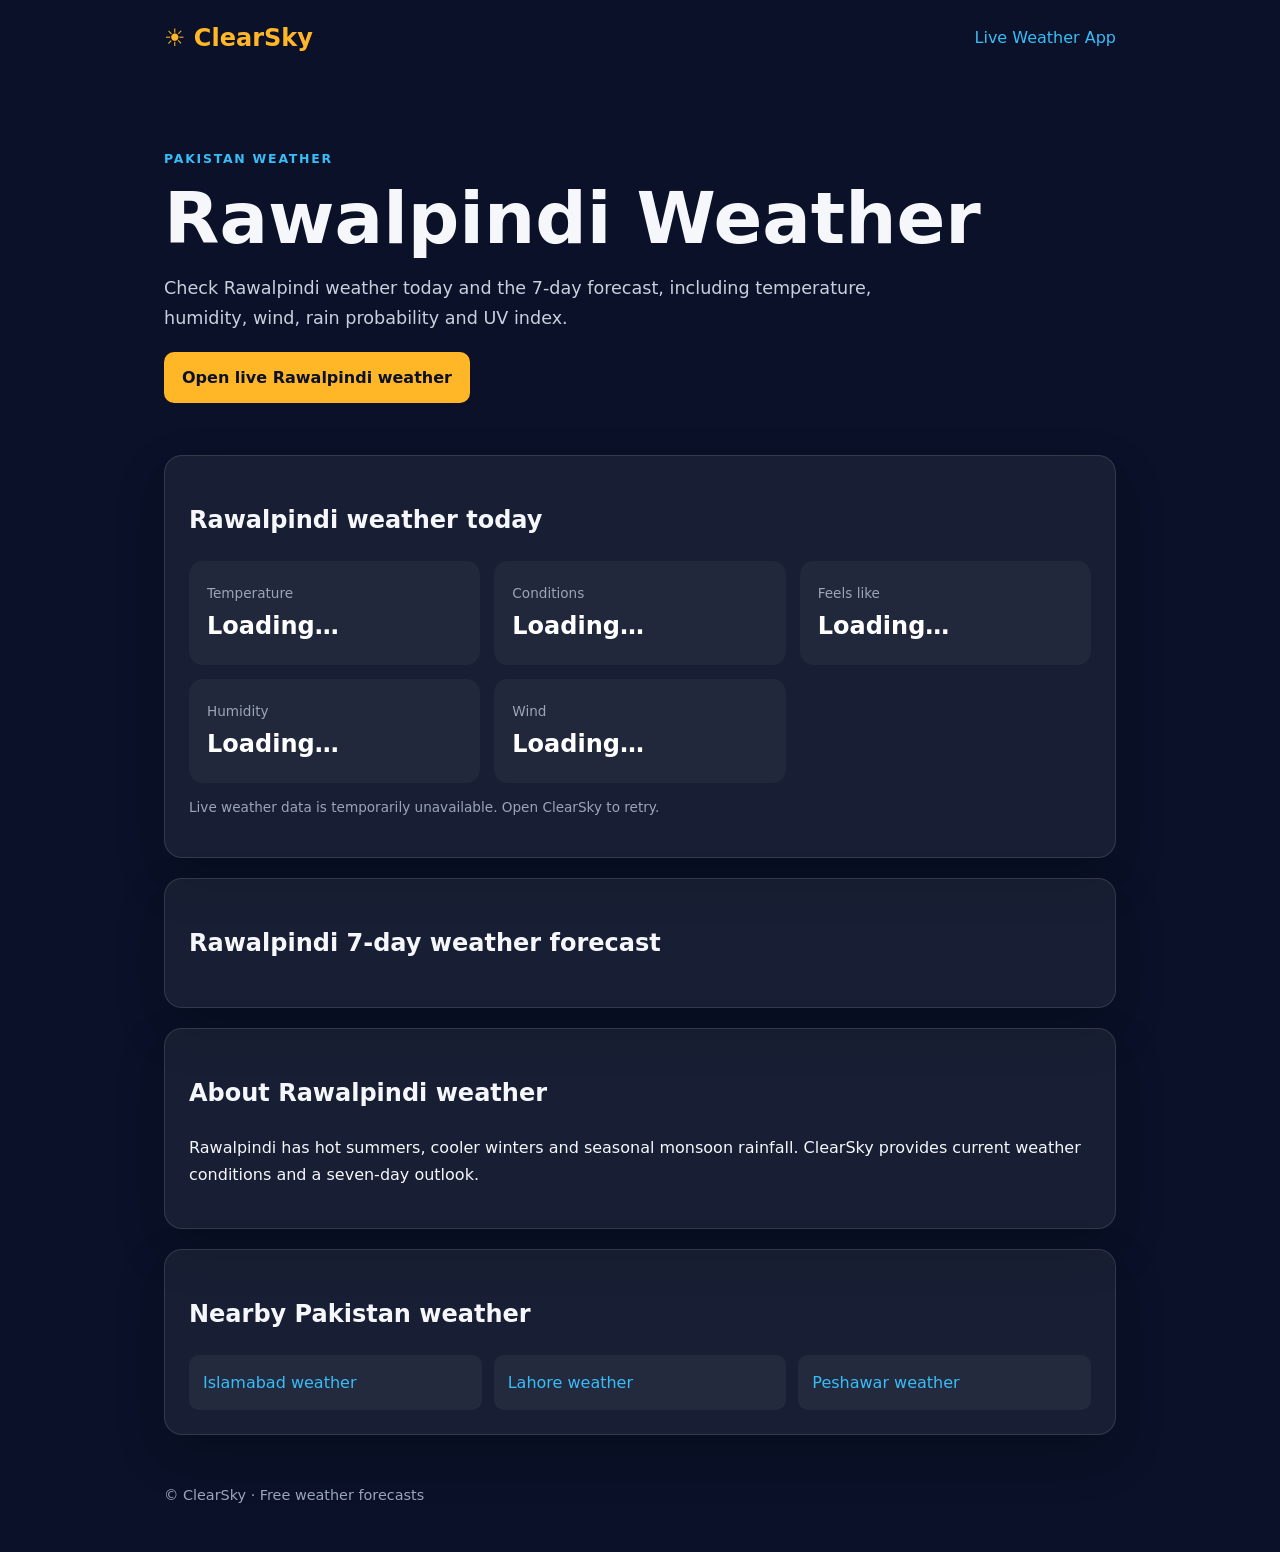
<file: weather/rawalpindi/index.html>
<!doctype html><html lang="en"><head><meta charset="utf-8"><meta name="viewport" content="width=device-width,initial-scale=1"><title>Rawalpindi Weather Today & 7-Day Forecast | ClearSky</title><meta name="description" content="Check Rawalpindi weather today and the 7-day forecast with temperature, humidity, wind, rain chance and UV index. Live weather data from ClearSky."><link rel="canonical" href="https://clearsky-weather-sepia.vercel.app/weather/rawalpindi/"><link rel="stylesheet" href="../../css/seo-city.css"></head><body data-city="Rawalpindi" data-lat="33.5651" data-lon="73.0169"><div class="seo-wrap"><nav class="seo-nav"><a class="brand" href="/">☀ ClearSky</a><a class="nav-link" href="/">Live Weather App</a></nav><main><section class="hero"><div class="eyebrow">Pakistan Weather</div><h1>Rawalpindi Weather</h1><p>Check Rawalpindi weather today and the 7-day forecast, including temperature, humidity, wind, rain probability and UV index.</p><a class="cta" href="/?city=Rawalpindi">Open live Rawalpindi weather</a></section><section class="card"><h2>Rawalpindi weather today</h2><div class="weather-grid"><div class="metric"><span class="label">Temperature</span><strong id="temperature">Loading…</strong></div><div class="metric"><span class="label">Conditions</span><strong id="condition">Loading…</strong></div><div class="metric"><span class="label">Feels like</span><strong id="feels">Loading…</strong></div><div class="metric"><span class="label">Humidity</span><strong id="humidity">Loading…</strong></div><div class="metric"><span class="label">Wind</span><strong id="wind">Loading…</strong></div></div><p id="updated" class="updated">Loading live weather data…</p></section><section class="card"><h2>Rawalpindi 7-day weather forecast</h2><div id="forecast" class="weather-grid"></div></section><section class="card"><h2>About Rawalpindi weather</h2><p>Rawalpindi has hot summers, cooler winters and seasonal monsoon rainfall. ClearSky provides current weather conditions and a seven-day outlook.</p></section><section class="card"><h2>Nearby Pakistan weather</h2><div class="city-grid"><a class="city-link" href="/weather/islamabad/">Islamabad weather</a><a class="city-link" href="/weather/lahore/">Lahore weather</a><a class="city-link" href="/weather/peshawar/">Peshawar weather</a></div></section></main><footer class="seo-footer">© ClearSky · Free weather forecasts</footer></div><script src="../../js/seo-city.js" defer></script></body></html>
</file>
<file: css/seo-city.css>
*{box-sizing:border-box}html{scroll-behavior:smooth}body{margin:0;background:#0a1128;color:#f5f7fa;font-family:Inter,system-ui,sans-serif;line-height:1.7}.seo-wrap{max-width:1000px;margin:auto;padding:24px}.seo-nav{display:flex;justify-content:space-between;align-items:center;gap:16px;margin-bottom:48px}.brand{font:800 1.5rem Outfit,system-ui,sans-serif;color:#ffb627;text-decoration:none}.nav-link,.city-link{color:#38bdf8;text-decoration:none}.hero{padding:48px 0 32px}.eyebrow{text-transform:uppercase;letter-spacing:.14em;color:#38bdf8;font-size:.78rem;font-weight:700}.hero h1{font:800 clamp(2.2rem,6vw,4.5rem)/1.05 Outfit,system-ui,sans-serif;margin:12px 0}.hero p{max-width:760px;color:#c8d0df;font-size:1.1rem}.card{background:rgba(255,255,255,.06);border:1px solid rgba(255,255,255,.12);border-radius:18px;padding:24px;margin:20px 0;box-shadow:0 20px 50px rgba(0,0,0,.2)}.weather-grid{display:grid;grid-template-columns:repeat(3,1fr);gap:14px}.metric{padding:18px;border-radius:14px;background:rgba(255,255,255,.04)}.metric strong{display:block;font-size:1.5rem;color:#fff}.label{color:#9aa5b8;font-size:.85rem}.cta{display:inline-block;background:#ffb627;color:#0a1128;padding:12px 18px;border-radius:10px;text-decoration:none;font-weight:800}.city-grid{display:grid;grid-template-columns:repeat(auto-fit,minmax(180px,1fr));gap:12px}.city-link{display:block;padding:14px;background:rgba(255,255,255,.05);border-radius:10px}.updated{color:#9aa5b8;font-size:.85rem}.seo-footer{margin:48px 0 20px;color:#9aa5b8;font-size:.9rem}@media(max-width:700px){.seo-wrap{padding:18px}.weather-grid{grid-template-columns:1fr 1fr}.seo-nav{margin-bottom:24px}.hero{padding-top:20px}}
</file>
